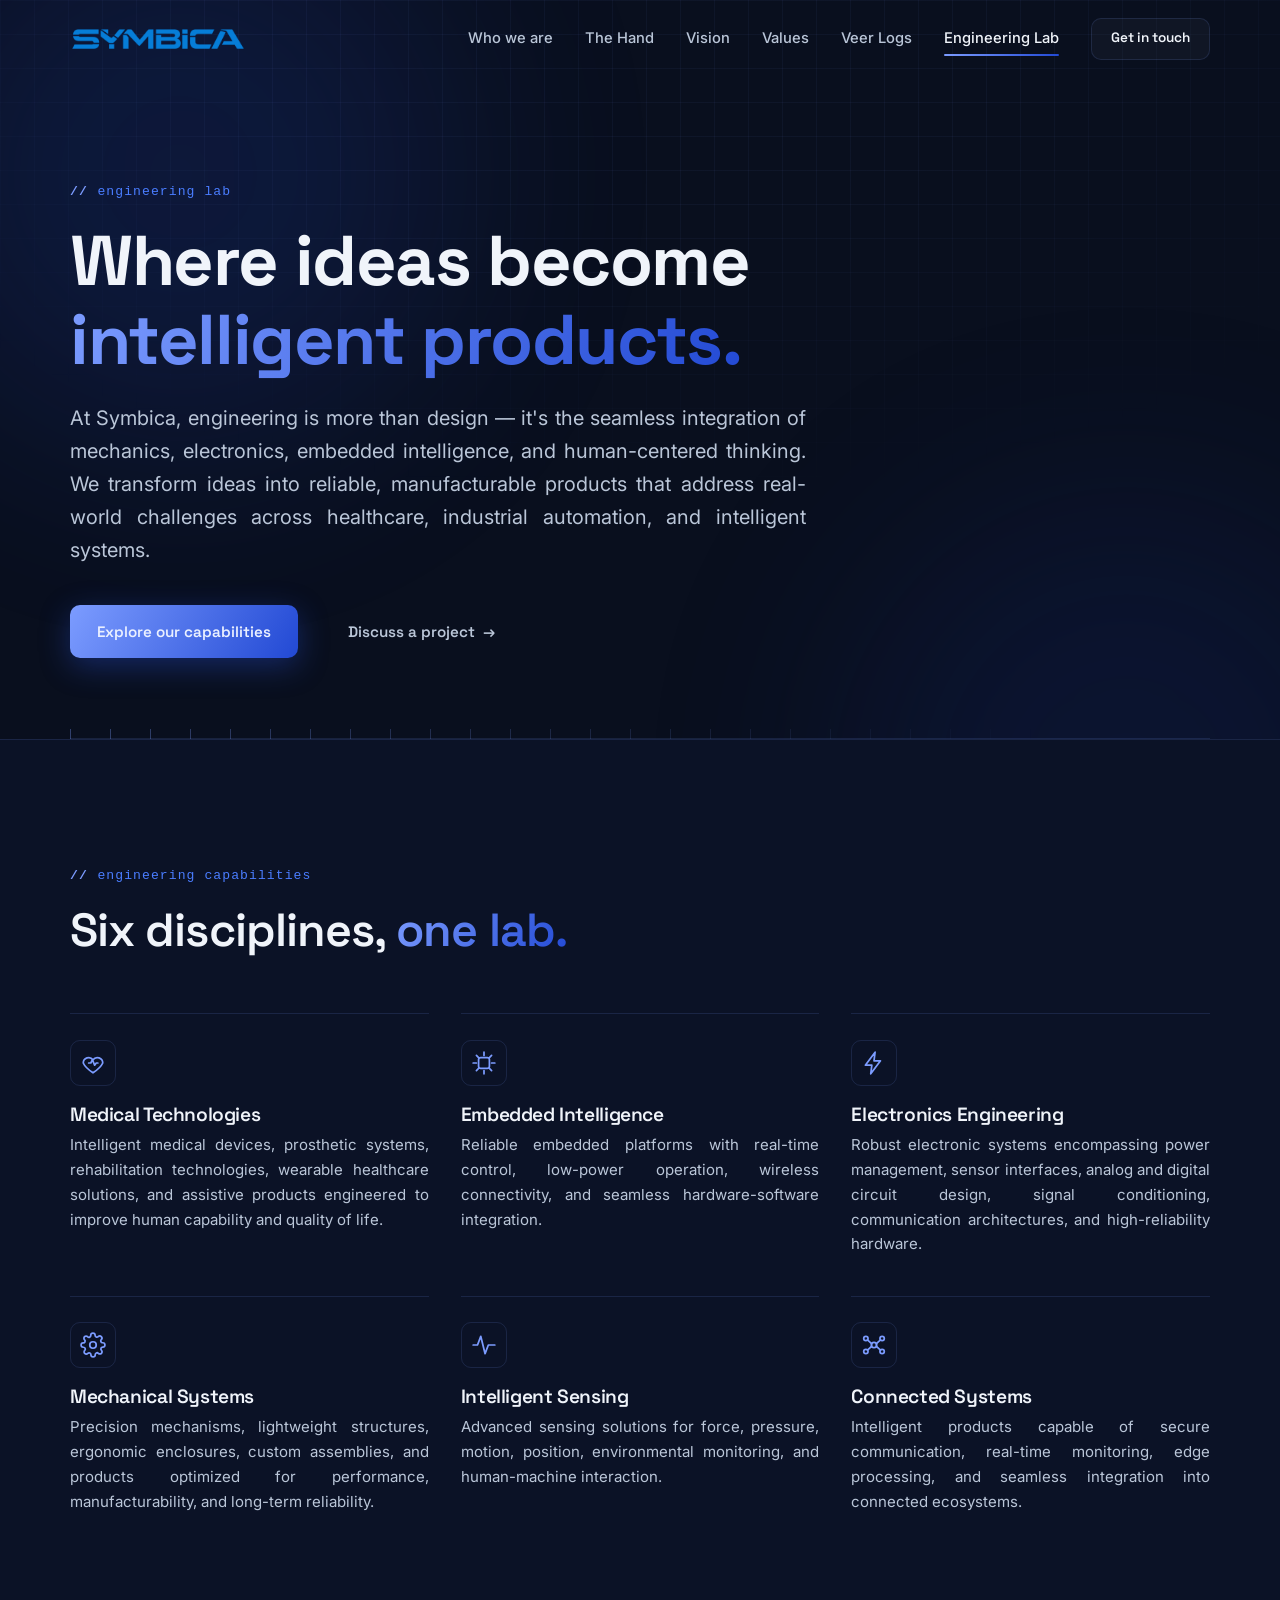
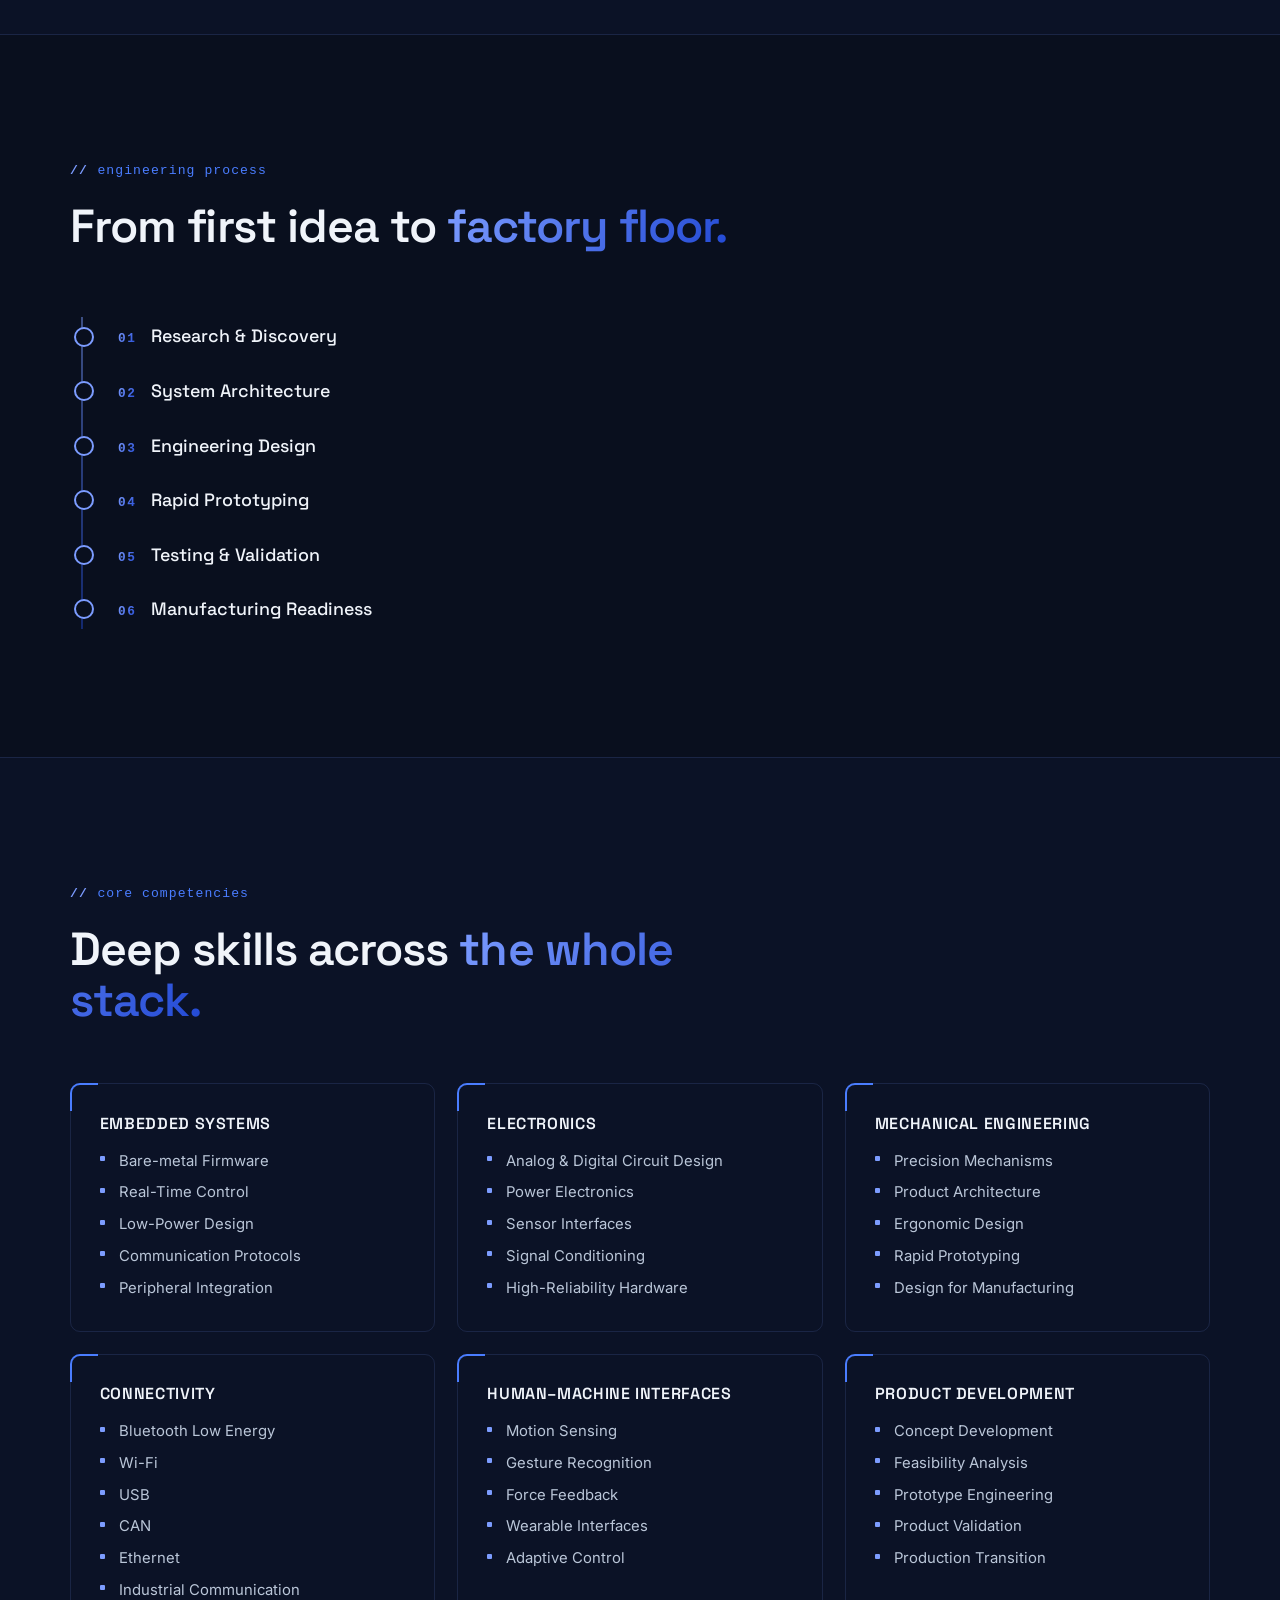
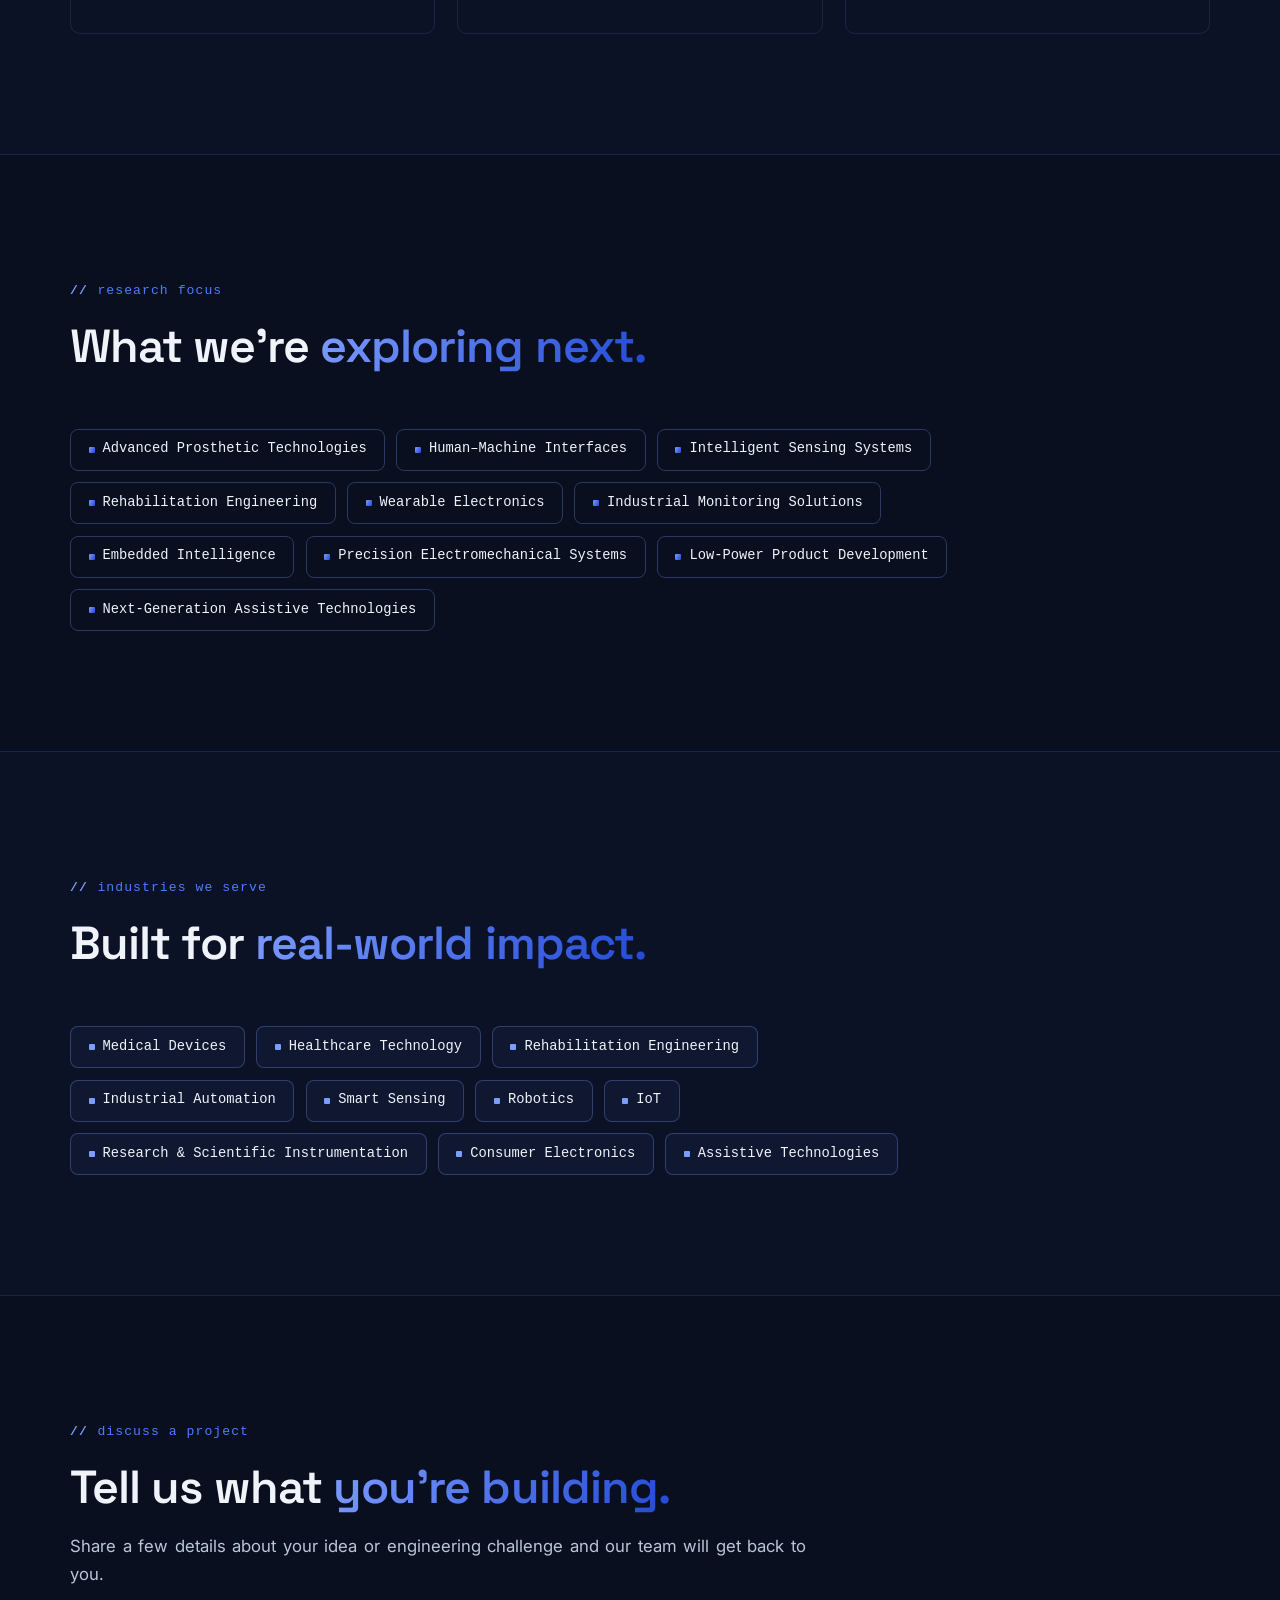
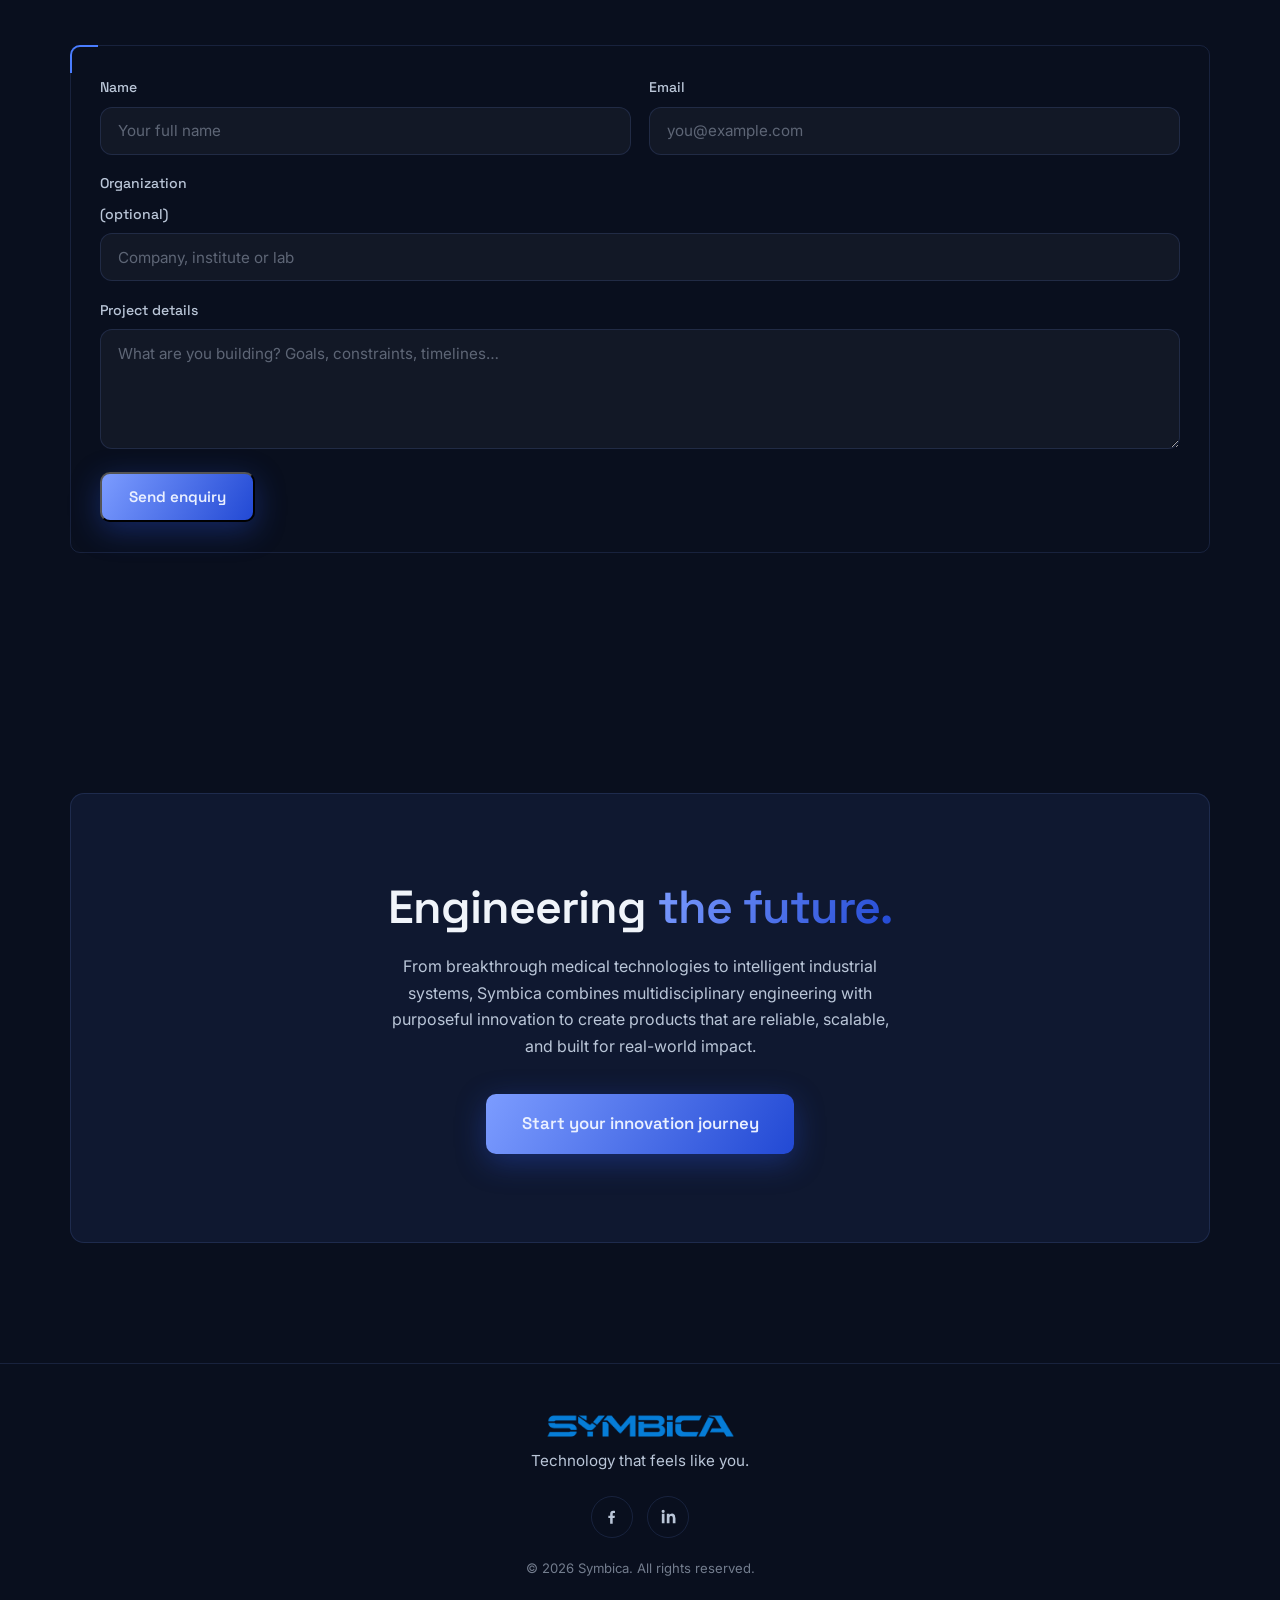
<file: engineering.html>
<!DOCTYPE html>
<html lang="en">
<head>
  <meta charset="UTF-8" />
  <meta name="viewport" content="width=device-width, initial-scale=1.0" />
  <title>Engineering Lab — Symbica</title>
  <meta name="description" content="Symbica's Engineering Lab — where mechanics, electronics, embedded intelligence and human-centered thinking become reliable, manufacturable products." />
  <link rel="preconnect" href="https://fonts.googleapis.com" />
  <link rel="preconnect" href="https://fonts.gstatic.com" crossorigin />
  <link href="https://fonts.googleapis.com/css2?family=Inter:wght@400;500;600&family=Space+Grotesk:wght@400;500;600;700&display=swap" rel="stylesheet" />
  <link rel="stylesheet" href="css/style.css" />
  <link rel="stylesheet" href="css/engineering.css" />
  <link rel="icon" type="image/png" href="img/favicon.png" />
</head>
<body class="eng-page">

  <!-- ambient background -->
  <div class="ambient" aria-hidden="true">
    <div class="blob blob-a"></div>
    <div class="blob blob-b"></div>
    <div class="grid-overlay"></div>
  </div>

  <!-- ================= NAV ================= -->
  <header class="nav" id="nav">
    <div class="nav-inner container">
      <a href="index.html" class="brand">
        <img class="brand-logo" src="img/logo.png" alt="Symbica" />
      </a>

      <nav class="nav-links" id="navLinks">
        <a href="index.html#about">Who we are</a>
        <a href="index.html#product">The Hand</a>
        <a href="index.html#vision">Vision</a>
        <a href="index.html#values">Values</a>
        <a href="index.html#veer-logs">Veer Logs</a>
        <a href="engineering.html" class="nav-active">Engineering Lab</a>
        <a href="index.html#send-message" class="btn btn-small btn-outline">Get in touch</a>
      </nav>

      <button class="nav-toggle" id="navToggle" aria-label="Toggle menu" aria-expanded="false">
        <span></span><span></span>
      </button>
    </div>
  </header>

  <main id="top">

    <!-- ================= PAGE HERO ================= -->
    <section class="page-hero container">
      <p class="eyebrow reveal-hero" style="--d:0">
        <span class="pulse-dot" aria-hidden="true"></span>
        Engineering Lab
      </p>
      <h1 class="reveal-hero" style="--d:1">
        Where ideas become<br /><span class="gradient-text">intelligent products.</span>
      </h1>
      <p class="lead reveal-hero" style="--d:2">
        At Symbica, engineering is more than design — it's the seamless integration
        of mechanics, electronics, embedded intelligence, and human-centered thinking.
        We transform ideas into reliable, manufacturable products that address
        real-world challenges across healthcare, industrial automation, and
        intelligent systems.
      </p>
      <div class="hero-actions reveal-hero" style="--d:3">
        <a href="#capabilities" class="btn btn-primary">Explore our capabilities</a>
        <a href="#discuss" class="btn btn-ghost">Discuss a project <span class="arrow">→</span></a>
      </div>
    </section>

    <!-- ================= CAPABILITIES ================= -->
    <section class="section section-alt" id="capabilities">
      <div class="container">
        <div class="section-head reveal">
          <p class="eyebrow"><span class="tick"></span>Engineering capabilities</p>
          <h2>Six disciplines, <span class="gradient-text">one lab.</span></h2>
        </div>

        <div class="feature-grid cap-grid">
          <article class="feature-card reveal" style="--d:0">
            <div class="feature-icon">
              <svg viewBox="0 0 24 24" fill="none" stroke="currentColor" stroke-width="1.6" stroke-linecap="round" stroke-linejoin="round">
                <path d="M12 21s-7-4.5-9-9a5 5 0 0 1 9-3 5 5 0 0 1 9 3c-2 4.5-9 9-9 9z"/><path d="M8 12h2l1.5-3 2 5L15 12h1.5"/>
              </svg>
            </div>
            <h3>Medical Technologies</h3>
            <p>Intelligent medical devices, prosthetic systems, rehabilitation technologies, wearable healthcare solutions, and assistive products engineered to improve human capability and quality of life.</p>
          </article>

          <article class="feature-card reveal" style="--d:1">
            <div class="feature-icon">
              <svg viewBox="0 0 24 24" fill="none" stroke="currentColor" stroke-width="1.6" stroke-linecap="round" stroke-linejoin="round">
                <rect x="7" y="7" width="10" height="10" rx="2"/><path d="M12 2v3M12 19v3M2 12h3M19 12h3M5 5l2 2M17 17l2 2M19 5l-2 2M7 17l-2 2"/>
              </svg>
            </div>
            <h3>Embedded Intelligence</h3>
            <p>Reliable embedded platforms with real-time control, low-power operation, wireless connectivity, and seamless hardware-software integration.</p>
          </article>

          <article class="feature-card reveal" style="--d:2">
            <div class="feature-icon">
              <svg viewBox="0 0 24 24" fill="none" stroke="currentColor" stroke-width="1.6" stroke-linecap="round" stroke-linejoin="round">
                <path d="M13 2 4 14h6l-1 8 9-12h-6l1-8z"/>
              </svg>
            </div>
            <h3>Electronics Engineering</h3>
            <p>Robust electronic systems encompassing power management, sensor interfaces, analog and digital circuit design, signal conditioning, communication architectures, and high-reliability hardware.</p>
          </article>

          <article class="feature-card reveal" style="--d:3">
            <div class="feature-icon">
              <svg viewBox="0 0 24 24" fill="none" stroke="currentColor" stroke-width="1.6" stroke-linecap="round" stroke-linejoin="round">
                <circle cx="12" cy="12" r="3"/><path d="M19.4 15a1.65 1.65 0 0 0 .33 1.82l.06.06a2 2 0 1 1-2.83 2.83l-.06-.06a1.65 1.65 0 0 0-1.82-.33 1.65 1.65 0 0 0-1 1.51V21a2 2 0 1 1-4 0v-.09a1.65 1.65 0 0 0-1-1.51 1.65 1.65 0 0 0-1.82.33l-.06.06a2 2 0 1 1-2.83-2.83l.06-.06a1.65 1.65 0 0 0 .33-1.82 1.65 1.65 0 0 0-1.51-1H3a2 2 0 1 1 0-4h.09a1.65 1.65 0 0 0 1.51-1 1.65 1.65 0 0 0-.33-1.82l-.06-.06a2 2 0 1 1 2.83-2.83l.06.06a1.65 1.65 0 0 0 1.82.33h.01a1.65 1.65 0 0 0 1-1.51V3a2 2 0 1 1 4 0v.09a1.65 1.65 0 0 0 1 1.51 1.65 1.65 0 0 0 1.82-.33l.06-.06a2 2 0 1 1 2.83 2.83l-.06.06a1.65 1.65 0 0 0-.33 1.82v.01a1.65 1.65 0 0 0 1.51 1H21a2 2 0 1 1 0 4h-.09a1.65 1.65 0 0 0-1.51 1z"/>
              </svg>
            </div>
            <h3>Mechanical Systems</h3>
            <p>Precision mechanisms, lightweight structures, ergonomic enclosures, custom assemblies, and products optimized for performance, manufacturability, and long-term reliability.</p>
          </article>

          <article class="feature-card reveal" style="--d:4">
            <div class="feature-icon">
              <svg viewBox="0 0 24 24" fill="none" stroke="currentColor" stroke-width="1.6" stroke-linecap="round" stroke-linejoin="round">
                <path d="M2 12h4l3-8 4 16 3-8h6"/>
              </svg>
            </div>
            <h3>Intelligent Sensing</h3>
            <p>Advanced sensing solutions for force, pressure, motion, position, environmental monitoring, and human-machine interaction.</p>
          </article>

          <article class="feature-card reveal" style="--d:5">
            <div class="feature-icon">
              <svg viewBox="0 0 24 24" fill="none" stroke="currentColor" stroke-width="1.6" stroke-linecap="round" stroke-linejoin="round">
                <circle cx="12" cy="12" r="2.5"/><circle cx="4.5" cy="6" r="2"/><circle cx="19.5" cy="6" r="2"/><circle cx="4.5" cy="18" r="2"/><circle cx="19.5" cy="18" r="2"/><path d="M10 11 6 7.2M14 11l4-3.8M10 13l-4 3.8M14 13l4 3.8"/>
              </svg>
            </div>
            <h3>Connected Systems</h3>
            <p>Intelligent products capable of secure communication, real-time monitoring, edge processing, and seamless integration into connected ecosystems.</p>
          </article>
        </div>
      </div>
    </section>

    <!-- ================= PROCESS ================= -->
    <section class="section container" id="process">
      <div class="section-head reveal">
        <p class="eyebrow"><span class="tick"></span>Engineering process</p>
        <h2>From first idea to <span class="gradient-text">factory floor.</span></h2>
      </div>
      <ol class="process-flow">
        <li class="reveal" style="--d:0"><span class="step-num">01</span>Research &amp; Discovery</li>
        <li class="reveal" style="--d:1"><span class="step-num">02</span>System Architecture</li>
        <li class="reveal" style="--d:2"><span class="step-num">03</span>Engineering Design</li>
        <li class="reveal" style="--d:3"><span class="step-num">04</span>Rapid Prototyping</li>
        <li class="reveal" style="--d:4"><span class="step-num">05</span>Testing &amp; Validation</li>
        <li class="reveal" style="--d:5"><span class="step-num">06</span>Manufacturing Readiness</li>
      </ol>
    </section>

    <!-- ================= COMPETENCIES ================= -->
    <section class="section section-alt" id="competencies">
      <div class="container">
        <div class="section-head reveal">
          <p class="eyebrow"><span class="tick"></span>Core competencies</p>
          <h2>Deep skills across <span class="gradient-text">the whole stack.</span></h2>
        </div>

        <div class="comp-grid">
          <div class="comp-card reveal" style="--d:0">
            <h3>Embedded Systems</h3>
            <ul>
              <li>Bare-metal Firmware</li>
              <li>Real-Time Control</li>
              <li>Low-Power Design</li>
              <li>Communication Protocols</li>
              <li>Peripheral Integration</li>
            </ul>
          </div>
          <div class="comp-card reveal" style="--d:1">
            <h3>Electronics</h3>
            <ul>
              <li>Analog &amp; Digital Circuit Design</li>
              <li>Power Electronics</li>
              <li>Sensor Interfaces</li>
              <li>Signal Conditioning</li>
              <li>High-Reliability Hardware</li>
            </ul>
          </div>
          <div class="comp-card reveal" style="--d:2">
            <h3>Mechanical Engineering</h3>
            <ul>
              <li>Precision Mechanisms</li>
              <li>Product Architecture</li>
              <li>Ergonomic Design</li>
              <li>Rapid Prototyping</li>
              <li>Design for Manufacturing</li>
            </ul>
          </div>
          <div class="comp-card reveal" style="--d:3">
            <h3>Connectivity</h3>
            <ul>
              <li>Bluetooth Low Energy</li>
              <li>Wi-Fi</li>
              <li>USB</li>
              <li>CAN</li>
              <li>Ethernet</li>
              <li>Industrial Communication</li>
            </ul>
          </div>
          <div class="comp-card reveal" style="--d:4">
            <h3>Human–Machine Interfaces</h3>
            <ul>
              <li>Motion Sensing</li>
              <li>Gesture Recognition</li>
              <li>Force Feedback</li>
              <li>Wearable Interfaces</li>
              <li>Adaptive Control</li>
            </ul>
          </div>
          <div class="comp-card reveal" style="--d:5">
            <h3>Product Development</h3>
            <ul>
              <li>Concept Development</li>
              <li>Feasibility Analysis</li>
              <li>Prototype Engineering</li>
              <li>Product Validation</li>
              <li>Production Transition</li>
            </ul>
          </div>
        </div>
      </div>
    </section>

    <!-- ================= RESEARCH FOCUS ================= -->
    <section class="section container" id="research">
      <div class="section-head reveal">
        <p class="eyebrow"><span class="tick"></span>Research focus</p>
        <h2>What we're <span class="gradient-text">exploring next.</span></h2>
      </div>
      <div class="chip-grid reveal">
        <span class="chip">Advanced Prosthetic Technologies</span>
        <span class="chip">Human–Machine Interfaces</span>
        <span class="chip">Intelligent Sensing Systems</span>
        <span class="chip">Rehabilitation Engineering</span>
        <span class="chip">Wearable Electronics</span>
        <span class="chip">Industrial Monitoring Solutions</span>
        <span class="chip">Embedded Intelligence</span>
        <span class="chip">Precision Electromechanical Systems</span>
        <span class="chip">Low-Power Product Development</span>
        <span class="chip">Next-Generation Assistive Technologies</span>
      </div>
    </section>

    <!-- ================= INDUSTRIES ================= -->
    <section class="section section-alt" id="industries">
      <div class="container">
        <div class="section-head reveal">
          <p class="eyebrow"><span class="tick"></span>Industries we serve</p>
          <h2>Built for <span class="gradient-text">real-world impact.</span></h2>
        </div>
        <div class="chip-grid reveal">
          <span class="chip chip-solid">Medical Devices</span>
          <span class="chip chip-solid">Healthcare Technology</span>
          <span class="chip chip-solid">Rehabilitation Engineering</span>
          <span class="chip chip-solid">Industrial Automation</span>
          <span class="chip chip-solid">Smart Sensing</span>
          <span class="chip chip-solid">Robotics</span>
          <span class="chip chip-solid">IoT</span>
          <span class="chip chip-solid">Research &amp; Scientific Instrumentation</span>
          <span class="chip chip-solid">Consumer Electronics</span>
          <span class="chip chip-solid">Assistive Technologies</span>
        </div>
      </div>
    </section>

    <!-- ================= DISCUSS A PROJECT ================= -->
    <section class="section container" id="discuss">
      <div class="section-head reveal">
        <p class="eyebrow"><span class="tick"></span>Discuss a project</p>
        <h2>Tell us what <span class="gradient-text">you're building.</span></h2>
        <p class="section-sub">
          Share a few details about your idea or engineering challenge and our team
          will get back to you.
        </p>
      </div>
      <form
        class="comp-card site-form reveal"
        name="discuss-a-project"
        method="POST"
        data-netlify="true"
        netlify-honeypot="bot-field"
      >
        <input type="hidden" name="form-name" value="discuss-a-project" />
        <p class="hp-field">
          <label>Don't fill this out if you're human: <input name="bot-field" /></label>
        </p>
        <div class="form-grid">
          <label>
            Name
            <input type="text" name="name" required placeholder="Your full name" />
          </label>
          <label>
            Email
            <input type="email" name="email" required placeholder="you@example.com" />
          </label>
          <label class="full">
            Organization <span aria-hidden="true">(optional)</span>
            <input type="text" name="organization" placeholder="Company, institute or lab" />
          </label>
          <label class="full">
            Project details
            <textarea name="project-details" required placeholder="What are you building? Goals, constraints, timelines…"></textarea>
          </label>
        </div>
        <button type="submit" class="btn btn-primary">Send enquiry</button>
      </form>
    </section>

    <!-- ================= CLOSING CTA ================= -->
    <section class="section container">
      <div class="cta-card reveal">
        <div class="cta-glow" aria-hidden="true"></div>
        <h2>Engineering <span class="gradient-text">the future.</span></h2>
        <p>
          From breakthrough medical technologies to intelligent industrial systems,
          Symbica combines multidisciplinary engineering with purposeful innovation
          to create products that are reliable, scalable, and built for real-world impact.
        </p>
        <a class="btn btn-primary btn-large" href="#discuss">Start your innovation journey</a>
      </div>
    </section>
  </main>

  <!-- ================= FOOTER ================= -->
  <footer class="footer">
    <div class="container footer-inner">
      <a href="index.html" class="footer-brand">
        <img src="img/logo.png" alt="Symbica logo" loading="lazy" />
      </a>
      <p class="footer-tag">Technology that feels like you.</p>
      <div class="socials">
        <a href="https://www.facebook.com/Symbica/" target="_blank" rel="noopener" aria-label="Symbica on Facebook">
          <svg viewBox="0 0 24 24" fill="currentColor">
            <path d="M13.5 21v-7h2.4l.4-3h-2.8V9.1c0-.87.24-1.46 1.49-1.46h1.4V5c-.28-.04-1.2-.12-2.28-.12-2.26 0-3.8 1.38-3.8 3.9V11H8v3h2.29v7h3.21z"/>
          </svg>
        </a>
        <a href="https://www.linkedin.com/company/symbica-private-limited" target="_blank" rel="noopener" aria-label="Symbica on LinkedIn">
          <svg viewBox="0 0 24 24" fill="currentColor">
            <path d="M6.94 8.5H3.56V20.4h3.38V8.5zM5.25 3.5a2 2 0 1 0 0 4 2 2 0 0 0 0-4zM20.5 13.13c0-3.26-1.74-4.78-4.06-4.78-1.87 0-2.71 1.03-3.18 1.75V8.5H9.88c.04.95 0 11.9 0 11.9h3.38v-6.65c0-.35.03-.7.13-.96.29-.7.94-1.43 2.03-1.43 1.43 0 2 1.1 2 2.7v6.34h3.38v-6.72z"/>
          </svg>
        </a>
      </div>
      <p class="footer-copy">© 2026 Symbica. All rights reserved.</p>
    </div>
  </footer>

  <script src="js/main.js"></script>
</body>
</html>
</file>
<file: css/style.css>
/* ============================================================
   Symbica — static portfolio
   ============================================================ */

:root {
  --bg: #131c2b;
  --bg-alt: #172134;
  --surface: #1d2a40;
  --surface-2: #24334e;
  --border: rgba(255, 255, 255, 0.1);
  --text: #f0f4fa;
  --text-dim: #bac6d8;
  --accent: #2f9df0;
  --accent-2: #5ed2ff;
  --gradient: linear-gradient(120deg, #5ed2ff, #1272dd);
  --radius: 20px;
  --font-head: "Space Grotesk", sans-serif;
  --font-body: "Inter", sans-serif;
  --ease: cubic-bezier(0.22, 1, 0.36, 1);
}

* { margin: 0; padding: 0; box-sizing: border-box; }

html {
  scroll-behavior: smooth;
  overflow-x: hidden;
}

body {
  font-family: var(--font-body);
  background: var(--bg);
  color: var(--text);
  line-height: 1.65;
  overflow-x: hidden;
  -webkit-font-smoothing: antialiased;
}

img, svg { display: block; max-width: 100%; }
a { color: inherit; text-decoration: none; }

.container {
  width: min(1140px, 92%);
  margin-inline: auto;
}

h1, h2, h3 { font-family: var(--font-head); line-height: 1.12; letter-spacing: -0.02em; }
h1 { font-size: clamp(2.6rem, 6vw, 4.4rem); font-weight: 700; }
h2 { font-size: clamp(1.9rem, 4vw, 2.9rem); font-weight: 600; }
h3 { font-size: 1.2rem; font-weight: 600; }

.gradient-text {
  background: var(--gradient);
  -webkit-background-clip: text;
  background-clip: text;
  color: transparent;
}

/* ---------- ambient background ---------- */
.ambient { position: fixed; inset: 0; z-index: -1; pointer-events: none; }

.blob {
  position: absolute;
  width: 44vw; height: 44vw;
  min-width: 380px; min-height: 380px;
  border-radius: 50%;
  filter: blur(110px);
  opacity: 0.16;
  animation: drift 22s ease-in-out infinite alternate;
}
.blob-a { top: -12%; left: -8%; background: #2f9df0; }
.blob-b { bottom: -18%; right: -10%; background: #1272dd; animation-delay: -11s; }

@keyframes drift {
  from { transform: translate(0, 0) scale(1); }
  to   { transform: translate(6vw, 4vh) scale(1.15); }
}

.grid-overlay {
  position: absolute; inset: 0;
  background-image:
    linear-gradient(rgba(255,255,255,0.025) 1px, transparent 1px),
    linear-gradient(90deg, rgba(255,255,255,0.025) 1px, transparent 1px);
  background-size: 56px 56px;
  mask-image: radial-gradient(ellipse 90% 60% at 50% 0%, black 30%, transparent 75%);
}

/* ---------- buttons ---------- */
.btn {
  display: inline-flex; align-items: center; gap: 0.5rem;
  font-family: var(--font-head);
  font-weight: 600; font-size: 0.95rem;
  padding: 0.85rem 1.7rem;
  border-radius: 999px;
  transition: transform 0.3s var(--ease), box-shadow 0.3s var(--ease), background 0.3s;
  cursor: pointer;
}
.btn-primary {
  background: var(--gradient);
  color: #04101e;
  box-shadow: 0 8px 30px rgba(47, 157, 240, 0.28);
}
.btn-primary:hover { transform: translateY(-3px); box-shadow: 0 14px 42px rgba(47, 157, 240, 0.4); }
.btn-ghost { color: var(--text-dim); }
.btn-ghost:hover { color: var(--text); }
.btn-ghost .arrow { transition: transform 0.3s var(--ease); display: inline-block; }
.btn-ghost:hover .arrow { transform: translateX(5px); }
.btn-outline {
  border: 1px solid var(--border);
  background: rgba(255,255,255,0.03);
}
.btn-outline:hover { border-color: var(--accent); color: var(--accent); }
.btn-small { padding: 0.55rem 1.2rem; font-size: 0.85rem; }
.btn-large { padding: 1rem 2.2rem; font-size: 1.05rem; }

/* ---------- nav ---------- */
.nav {
  position: fixed; top: 0; left: 0; right: 0;
  z-index: 100;
  padding: 1.1rem 0;
  transition: padding 0.35s var(--ease), background 0.35s, box-shadow 0.35s;
}
.nav.scrolled {
  padding: 0.6rem 0;
  background: rgba(19, 28, 43, 0.75);
  backdrop-filter: blur(16px);
  -webkit-backdrop-filter: blur(16px);
  box-shadow: 0 1px 0 var(--border);
}
.nav-inner { display: flex; align-items: center; justify-content: space-between; }

.brand { display: flex; align-items: center; }
.brand-logo {
  height: 26px; width: auto;
  transition: height 0.35s var(--ease);
}
.nav.scrolled .brand-logo { height: 21px; }
@keyframes spin-slow { to { transform: rotate(360deg); } }
.brand-name {
  font-family: var(--font-head);
  font-size: 1.35rem; font-weight: 700; letter-spacing: -0.02em;
}

.nav-links { display: flex; align-items: center; gap: 2rem; }
.nav-links a:not(.btn) {
  font-size: 0.92rem; font-weight: 500; color: var(--text-dim);
  position: relative; transition: color 0.25s;
}
.nav-links a:not(.btn)::after {
  content: ""; position: absolute; left: 0; bottom: -5px;
  width: 100%; height: 2px; border-radius: 2px;
  background: var(--gradient);
  transform: scaleX(0); transform-origin: left;
  transition: transform 0.35s var(--ease);
}
.nav-links a:not(.btn):hover { color: var(--text); }
.nav-links a:not(.btn):hover::after { transform: scaleX(1); }

.nav-toggle {
  display: none;
  flex-direction: column; gap: 6px;
  background: none; border: none; cursor: pointer; padding: 6px;
}
.nav-toggle span {
  width: 26px; height: 2px; background: var(--text);
  border-radius: 2px; transition: transform 0.35s var(--ease), opacity 0.3s;
}
.nav-toggle.open span:first-child { transform: translateY(4px) rotate(45deg); }
.nav-toggle.open span:last-child { transform: translateY(-4px) rotate(-45deg); }

/* ---------- hero ---------- */
.hero {
  min-height: 100svh;
  display: grid;
  grid-template-columns: 1.1fr 0.9fr;
  align-items: center;
  gap: 3rem;
  padding-top: 6rem;
  position: relative;
}

.eyebrow {
  display: inline-flex; align-items: center; gap: 0.6rem;
  font-family: var(--font-head);
  font-size: 0.82rem; font-weight: 500;
  letter-spacing: 0.14em; text-transform: uppercase;
  color: var(--accent);
  margin-bottom: 1.2rem;
}
.pulse-dot {
  width: 9px; height: 9px; border-radius: 50%;
  background: var(--accent);
  animation: pulse-dot 2s ease-in-out infinite;
}
@keyframes pulse-dot {
  0%, 100% { box-shadow: 0 0 0 0 rgba(47, 157, 240, 0.5); }
  50% { box-shadow: 0 0 0 8px rgba(47, 157, 240, 0); }
}
.tick { width: 22px; height: 2px; background: var(--gradient); border-radius: 2px; }

.lead {
  font-size: clamp(1.05rem, 1.6vw, 1.25rem);
  color: var(--text-dim);
  max-width: 34rem;
  margin-top: 1.4rem;
}
.hero-actions { display: flex; align-items: center; gap: 1.4rem; margin-top: 2.4rem; flex-wrap: wrap; }

/* hero entrance */
.reveal-hero {
  opacity: 0;
  transform: translateY(28px);
  animation: rise 0.9s var(--ease) forwards;
  animation-delay: calc(0.15s + var(--d, 0) * 0.13s);
}
@keyframes rise {
  to { opacity: 1; transform: translateY(0); }
}

/* hero visual */
.hero-visual {
  position: relative;
  display: grid; place-items: center;
  min-height: 420px;
}
/* ----- bionic hand scene (CSS-built, articulated) ----- */
.hand-scene {
  position: relative; z-index: 2;
  width: 260px; height: 430px;
  perspective: 900px;
}
.spotlight {
  position: absolute; top: -60px; left: 50%;
  translate: -50% 0;
  width: 540px; height: 500px;
  background: linear-gradient(to bottom, rgba(140, 200, 255, 0.2), rgba(140, 200, 255, 0.04) 55%, transparent 80%);
  clip-path: polygon(39% 0, 61% 0, 100% 100%, 0 100%);
  filter: blur(5px);
  pointer-events: none;
}
.floor-glow {
  position: absolute; bottom: -16px; left: 50%;
  translate: -50% 0;
  width: 330px; height: 74px;
  background: radial-gradient(ellipse at center, rgba(90, 175, 255, 0.45), rgba(90, 175, 255, 0.1) 55%, transparent 72%);
  filter: blur(7px);
}

.bionic-hand {
  position: absolute; bottom: 34px; left: 50%;
  translate: -50% 0;
  height: 356px;
  z-index: 2;
  transform-origin: center;
  filter: drop-shadow(0 0 34px rgba(47, 157, 240, 0.3));
  animation:
    hand-glow 6s ease-in-out infinite,
    hand-zoom 12s ease-in-out infinite;
  /* faded floor reflection (Chromium/WebKit) */
  -webkit-box-reflect: below 5px linear-gradient(transparent 62%, rgba(0, 0, 0, 0.3));
}
/* product nameplate at the base of the hand */
.hand-nameplate {
  position: absolute; bottom: -16px; left: 50%;
  translate: -50% 0;
  width: max-content;
  z-index: 3;
  text-align: center;
}
.np-name {
  font-family: var(--font-head);
  font-size: 1.9rem; font-weight: 700;
  letter-spacing: 0.04em;
  color: #ffffff;
  text-shadow:
    0 2px 14px rgba(4, 10, 20, 0.9),
    0 0 26px rgba(47, 157, 240, 0.45);
}
/* gentle zoom breathing */
@keyframes hand-zoom {
  0%, 100% { transform: scale(1); }
  50%      { transform: scale(1.08); }
}
@keyframes hand-glow {
  0%, 100% { filter: drop-shadow(0 0 30px rgba(47, 157, 240, 0.25)); }
  50%      { filter: drop-shadow(0 0 55px rgba(94, 210, 255, 0.5)); }
}

.orbit {
  position: absolute;
  border: 1px dashed rgba(255,255,255,0.1);
  border-radius: 50%;
}
.orbit-1 { width: 420px; height: 420px; animation: spin-slow 40s linear infinite; }
.orbit-2 { width: 540px; height: 540px; animation: spin-slow 60s linear infinite reverse; }
.orbit::before {
  content: ""; position: absolute; top: -4px; left: 50%;
  width: 8px; height: 8px; border-radius: 50%;
  background: var(--accent);
  box-shadow: 0 0 12px var(--accent);
}
.orbit-2::before { background: var(--accent-2); box-shadow: 0 0 12px var(--accent-2); }
/* extra revolving dot on the inner ring, opposite side */
.orbit-1::after {
  content: ""; position: absolute; bottom: -4px; left: 50%;
  width: 8px; height: 8px; border-radius: 50%;
  background: var(--accent-2);
  box-shadow: 0 0 12px var(--accent-2);
}

.pulse-ring {
  position: absolute;
  width: 300px; height: 300px;
  border: 1px solid rgba(47, 157, 240, 0.35);
  border-radius: 50%;
  animation: hero-pulse 4s ease-out infinite;
}
.r2 { animation-delay: 1.33s; }
.r3 { animation-delay: 2.66s; }
@keyframes hero-pulse {
  from { transform: scale(0.6); opacity: 0.6; }
  to   { transform: scale(1.8); opacity: 0; }
}

.scroll-hint {
  position: absolute; bottom: 2.2rem; left: 50%;
  /* use `translate` (not transform) so the entrance animation doesn't override centering */
  translate: -50% 0;
}
.mouse {
  display: block; width: 26px; height: 42px;
  border: 2px solid var(--text-dim);
  border-radius: 14px;
  position: relative; opacity: 0.7;
}
.wheel {
  position: absolute; top: 7px; left: 50%;
  width: 4px; height: 8px; margin-left: -2px;
  border-radius: 2px; background: var(--accent);
  animation: wheel 1.8s ease-in-out infinite;
}
@keyframes wheel {
  0% { transform: translateY(0); opacity: 1; }
  70% { transform: translateY(12px); opacity: 0; }
  100% { transform: translateY(0); opacity: 0; }
}

/* ---------- sections ---------- */
.section { padding: 7.5rem 0; position: relative; }
.section-alt {
  background: var(--bg-alt);
  border-block: 1px solid var(--border);
}
.section-head { max-width: 46rem; margin-bottom: 3.5rem; }
.section-sub { color: var(--text-dim); margin-top: 1.2rem; font-size: 1.05rem; }

/* scroll reveal */
.reveal {
  opacity: 0;
  transform: translateY(36px);
  transition:
    opacity 0.9s var(--ease),
    transform 0.9s var(--ease);
  transition-delay: calc(var(--d, 0) * 0.12s);
}
.reveal.in-view { opacity: 1; transform: translateY(0); }

/* ---------- about ---------- */
.about-grid {
  display: grid;
  grid-template-columns: 1.05fr 0.95fr;
  gap: 3.5rem;
  align-items: center;
}
.big-p {
  font-size: clamp(1.15rem, 2vw, 1.45rem);
  font-family: var(--font-head);
  font-weight: 400;
  line-height: 1.5;
}
.big-p strong { color: var(--accent); font-weight: 600; }
.about-text p { text-align: justify; }
.about-text p + p { margin-top: 1.4rem; color: var(--text-dim); }

/* justified body copy wherever paragraphs run multiple lines */
.section-sub,
.feature-card p,
.value-card p,
.comp-card p {
  text-align: justify;
}
@media (min-width: 901px) {
  .lead { text-align: justify; }
}
.about-text .section-head { margin-bottom: 1.8rem; }

.about-photo {
  border-radius: var(--radius);
  overflow: hidden;
  border: 1px solid var(--border);
  align-self: center;
  transition: transform 0.45s var(--ease), border-color 0.45s, opacity 0.9s var(--ease);
}
.about-photo:hover { transform: translateY(-6px); border-color: rgba(47, 157, 240, 0.4); }
.about-photo img {
  width: 100%;
  aspect-ratio: 4 / 3;
  height: auto;
  object-fit: cover;
  transition: transform 0.6s var(--ease);
}
.about-photo:hover img { transform: scale(1.04); }

/* ---------- features ---------- */
/* 5 cards: 3 on the first row, 2 wider ones on the second */
.feature-grid {
  display: grid;
  grid-template-columns: repeat(6, 1fr);
  gap: 1.4rem;
}
.feature-card { grid-column: span 2; }
.feature-card:nth-child(4),
.feature-card:nth-child(5) { grid-column: span 3; }

@media (max-width: 900px) {
  .feature-grid { grid-template-columns: 1fr 1fr; }
  .feature-card,
  .feature-card:nth-child(4),
  .feature-card:nth-child(5) { grid-column: span 1; }
  .feature-card:nth-child(5) { grid-column: span 2; }
}
@media (max-width: 560px) {
  .feature-grid { grid-template-columns: 1fr; }
  .feature-card,
  .feature-card:nth-child(5) { grid-column: span 1; }
}
.feature-card {
  padding: 2.1rem 1.9rem;
  background: var(--surface);
  border: 1px solid var(--border);
  border-radius: var(--radius);
  position: relative;
  overflow: hidden;
  transition: transform 0.45s var(--ease), border-color 0.45s, opacity 0.9s var(--ease);
}
.feature-card::before {
  content: "";
  position: absolute; inset: 0;
  background: radial-gradient(420px circle at var(--mx, 50%) var(--my, 0%), rgba(47, 157, 240, 0.09), transparent 65%);
  opacity: 0;
  transition: opacity 0.4s;
}
.feature-card:hover::before { opacity: 1; }
.feature-card:hover { transform: translateY(-8px); border-color: rgba(47, 157, 240, 0.35); }
.feature-icon {
  width: 52px; height: 52px;
  display: grid; place-items: center;
  border-radius: 14px;
  background: rgba(47, 157, 240, 0.1);
  color: var(--accent);
  margin-bottom: 1.3rem;
}
.feature-icon svg { width: 26px; height: 26px; }
.feature-card p { color: var(--text-dim); font-size: 0.94rem; margin-top: 0.5rem; }

/* ---------- video ---------- */
.video-wrap {
  position: relative;
  aspect-ratio: 16 / 9;
  border-radius: var(--radius);
  overflow: hidden;
  border: 1px solid var(--border);
  box-shadow:
    0 24px 60px rgba(4, 12, 24, 0.5),
    0 0 50px rgba(47, 157, 240, 0.12);
  transition: border-color 0.45s, opacity 0.9s var(--ease);
}
.video-wrap:hover { border-color: rgba(47, 157, 240, 0.4); }
.video-wrap iframe {
  position: absolute; inset: 0;
  width: 100%; height: 100%;
  border: 0;
}

/* ---------- vision ---------- */
.vision { text-align: center; padding: 0.25rem 0; }
.vision .eyebrow { justify-content: center; width: 100%; }
.vision-quote {
  font-family: var(--font-head);
  font-size: clamp(1.5rem, 3.4vw, 2.5rem);
  font-weight: 500;
  line-height: 1.35;
  max-width: 52rem;
  margin: 0 auto;
}
.vision-sub { margin-top: 2rem; color: var(--text-dim); font-size: 1rem; }

/* ---------- values ---------- */
.values-grid {
  display: grid;
  grid-template-columns: repeat(auto-fit, minmax(260px, 1fr));
  gap: 1.4rem;
}
.value-card {
  padding: 2.4rem 2rem;
  border: 1px solid var(--border);
  border-radius: var(--radius);
  background: linear-gradient(160deg, var(--surface), transparent);
  transition: transform 0.45s var(--ease), border-color 0.45s, opacity 0.9s var(--ease);
}
.value-card:hover { transform: translateY(-8px); border-color: rgba(94, 210, 255, 0.4); }
.value-num {
  font-family: var(--font-head);
  font-size: 0.85rem; font-weight: 600;
  letter-spacing: 0.15em;
  background: var(--gradient);
  -webkit-background-clip: text; background-clip: text; color: transparent;
}
.value-card h3 { margin-top: 0.9rem; font-size: 1.4rem; }
.value-card p { margin-top: 0.8rem; color: var(--text-dim); font-size: 0.95rem; }

/* ---------- veer logs (testimonials) ---------- */
.testimonial-grid {
  display: grid;
  grid-template-columns: repeat(auto-fit, minmax(320px, 1fr));
  gap: 1.6rem;
}
.testimonial-card {
  position: relative;
  display: flex; flex-direction: column;
  gap: 1.6rem;
  padding: 2.4rem 2.2rem 2.1rem;
  background: var(--surface);
  border: 1px solid var(--border);
  border-radius: var(--radius);
  overflow: hidden;
  transition: transform 0.45s var(--ease), border-color 0.45s, opacity 0.9s var(--ease);
}
.testimonial-card:hover { transform: translateY(-8px); border-color: rgba(94, 210, 255, 0.4); }
.quote-mark {
  position: absolute; top: 0.4rem; right: 1.4rem;
  font-family: var(--font-head);
  font-size: 7rem; line-height: 1;
  background: var(--gradient);
  -webkit-background-clip: text; background-clip: text; color: transparent;
  opacity: 0.22;
  pointer-events: none;
}
.testimonial-card blockquote {
  font-family: var(--font-head);
  font-size: clamp(1.25rem, 2vw, 1.55rem);
  font-weight: 500;
  line-height: 1.4;
  border: none;
  flex: 1;
}
.testimonial-card figcaption {
  display: flex; align-items: center; gap: 1rem;
  padding-top: 1.4rem;
  border-top: 1px solid var(--border);
}
.testimonial-card img {
  width: 58px; height: 58px;
  border-radius: 50%;
  object-fit: cover;
  border: 2px solid transparent;
  background: var(--gradient) border-box;
}
.t-name { display: block; font-family: var(--font-head); font-weight: 600; }
.t-place { display: block; color: var(--text-dim); font-size: 0.88rem; }

/* ---------- gallery ---------- */
.gallery-grid {
  display: grid;
  grid-template-columns: repeat(3, 1fr);
  grid-auto-rows: 230px;
  gap: 1.2rem;
}
.gallery-item {
  position: relative;
  border-radius: var(--radius);
  overflow: hidden;
  border: 1px solid var(--border);
  transition: transform 0.45s var(--ease), border-color 0.45s, opacity 0.9s var(--ease);
}
.g-tall { grid-row: span 2; }
.g-wide { grid-column: span 2; }
.g-full { grid-column: 1 / -1; }
.gallery-item:hover { transform: translateY(-6px); border-color: rgba(47, 157, 240, 0.4); }
.gallery-item img {
  width: 100%; height: 100%;
  object-fit: cover;
  transition: transform 0.6s var(--ease);
}
.gallery-item:hover img { transform: scale(1.05); }
.gallery-item figcaption {
  position: absolute; left: 0; right: 0; bottom: 0;
  padding: 2.2rem 1.2rem 1rem;
  font-family: var(--font-head);
  font-size: 0.92rem; font-weight: 500;
  background: linear-gradient(to top, rgba(6, 10, 18, 0.85), transparent);
}

@media (max-width: 900px) {
  .gallery-grid { grid-template-columns: 1fr 1fr; grid-auto-rows: 200px; }
  .g-wide { grid-column: span 2; }
  .g-tall { grid-row: span 2; }
}
@media (max-width: 560px) {
  .gallery-grid { grid-template-columns: 1fr; grid-auto-rows: 240px; }
  .g-wide { grid-column: span 1; }
  .g-tall { grid-row: span 1; }
}

/* ---------- supported by ---------- */
.sponsor-grid {
  display: grid;
  grid-template-columns: repeat(5, 1fr);
  gap: 1.2rem;
}
@media (max-width: 900px) { .sponsor-grid { grid-template-columns: 1fr 1fr; } }
@media (max-width: 480px) { .sponsor-grid { grid-template-columns: 1fr; } }
.sponsor-card {
  display: flex; flex-direction: column; align-items: center; gap: 1.1rem;
  padding: 2rem 1.5rem;
  background: var(--surface);
  border: 1px solid var(--border);
  border-radius: var(--radius);
  text-align: center;
  transition: transform 0.45s var(--ease), border-color 0.45s, opacity 0.9s var(--ease);
}
.sponsor-card:hover { transform: translateY(-8px); border-color: rgba(47, 157, 240, 0.35); }
.sponsor-logo {
  width: 110px; height: 110px;
  display: grid; place-items: center;
  background: #fff;
  border-radius: 50%;
  overflow: hidden;
  filter: grayscale(0.6);
  transition: filter 0.4s, transform 0.45s var(--ease);
}
.sponsor-card:hover .sponsor-logo { filter: grayscale(0); transform: scale(1.06); }
.sponsor-logo img { width: 88%; height: 88%; object-fit: contain; }
/* logos with their own background color fill the whole circle */
.sponsor-logo-cover img { width: 100%; height: 100%; object-fit: cover; }
.sponsor-card figcaption {
  font-family: var(--font-head);
  font-size: 0.95rem; font-weight: 500;
  color: var(--text-dim);
}

/* ---------- CTA ---------- */
.cta-card {
  position: relative;
  text-align: center;
  padding: clamp(3rem, 7vw, 5.5rem) 2rem;
  border-radius: 28px;
  border: 1px solid var(--border);
  background: var(--surface);
  overflow: hidden;
}
.cta-glow {
  position: absolute; inset: -40%;
  background:
    radial-gradient(circle at 30% 20%, rgba(47, 157, 240, 0.14), transparent 45%),
    radial-gradient(circle at 75% 85%, rgba(94, 210, 255, 0.14), transparent 45%);
  animation: drift 16s ease-in-out infinite alternate;
}
.cta-card > * { position: relative; }
.cta-card p { color: var(--text-dim); max-width: 32rem; margin: 1.2rem auto 2.2rem; }

/* ---------- contact ---------- */
.contact-grid {
  display: grid;
  grid-template-columns: repeat(2, 1fr);
  gap: 1.4rem;
  margin-top: 1.4rem;
}
.contact-card {
  padding: 1.9rem;
  background: var(--surface);
  border: 1px solid var(--border);
  border-radius: var(--radius);
  transition: transform 0.45s var(--ease), border-color 0.45s, opacity 0.9s var(--ease);
}
.contact-card:hover { transform: translateY(-6px); border-color: rgba(47, 157, 240, 0.35); }
.contact-card-wide { grid-column: 1 / -1; }
.contact-icon {
  width: 46px; height: 46px;
  display: grid; place-items: center;
  border-radius: 12px;
  background: rgba(47, 157, 240, 0.1);
  color: var(--accent);
  margin-bottom: 1rem;
}
.contact-icon svg { width: 22px; height: 22px; }
.contact-card a {
  color: var(--text-dim);
  transition: color 0.25s;
  display: inline-block; margin-top: 0.4rem;
}
.contact-card a:hover { color: var(--accent); }
.contact-card p { color: var(--text-dim); font-size: 0.94rem; margin-top: 0.5rem; }

/* ---------- forms (Netlify) ---------- */
.site-form h3 { margin-bottom: 1.4rem; }
.form-grid {
  display: grid;
  grid-template-columns: 1fr 1fr;
  gap: 1.1rem;
}
.form-grid label {
  display: grid;
  gap: 0.45rem;
  font-family: var(--font-head);
  font-size: 0.88rem;
  font-weight: 500;
  color: var(--text-dim);
}
.form-grid .full { grid-column: 1 / -1; }
.form-grid input,
.form-grid textarea {
  width: 100%;
  padding: 0.85rem 1.05rem;
  border-radius: 12px;
  border: 1px solid var(--border);
  background: rgba(255, 255, 255, 0.04);
  color: var(--text);
  font-family: var(--font-body);
  font-size: 0.95rem;
  transition: border-color 0.25s, box-shadow 0.25s;
}
.form-grid textarea { resize: vertical; min-height: 120px; }
.form-grid input::placeholder,
.form-grid textarea::placeholder { color: rgba(186, 198, 216, 0.45); }
.form-grid input:focus,
.form-grid textarea:focus {
  outline: none;
  border-color: var(--accent);
  box-shadow: 0 0 0 3px rgba(47, 157, 240, 0.16);
}
.site-form button[type="submit"] { margin-top: 1.4rem; }
.hp-field { display: none; }

@media (max-width: 560px) {
  .form-grid { grid-template-columns: 1fr; }
}

/* ---------- footer ---------- */
.footer {
  border-top: 1px solid var(--border);
  padding: 3rem 0;
}
.footer-inner { text-align: center; display: grid; gap: 0.5rem; justify-items: center; }
.footer-brand img {
  width: 190px;
  transition: transform 0.35s var(--ease);
}
.footer-brand:hover img { transform: translateY(-4px); }
.footer-tag { color: var(--text-dim); font-size: 0.95rem; }
.socials { display: flex; gap: 0.9rem; margin-top: 0.9rem; }
.socials a {
  width: 42px; height: 42px;
  display: grid; place-items: center;
  border-radius: 50%;
  border: 1px solid var(--border);
  color: var(--text-dim);
  transition: color 0.3s, border-color 0.3s, transform 0.3s var(--ease);
}
.socials a:hover {
  color: var(--accent);
  border-color: var(--accent);
  transform: translateY(-4px);
}
.socials svg { width: 19px; height: 19px; }
.footer-copy { color: var(--text-dim); opacity: 0.6; font-size: 0.82rem; margin-top: 0.8rem; }

/* ---------- engineering lab page ---------- */
.nav-links .nav-active { color: var(--text) !important; }
.nav-links .nav-active::after { transform: scaleX(1) !important; }

.page-hero {
  padding: 11rem 0 5rem;
}
.page-hero h1 { max-width: 16em; }
.page-hero .lead { max-width: 46rem; }

/* 6 capability cards: plain 3-column grid, cancel the home-page 3+2 spans */
.cap-grid { grid-template-columns: repeat(3, 1fr); }
.cap-grid .feature-card,
.cap-grid .feature-card:nth-child(4),
.cap-grid .feature-card:nth-child(5) { grid-column: auto; }

/* process steps */
.process-flow {
  list-style: none;
  display: grid;
  grid-template-columns: repeat(6, 1fr);
  gap: 1rem;
  counter-reset: step;
}
.process-flow li {
  position: relative;
  padding: 1.5rem 1.2rem;
  background: var(--surface);
  border: 1px solid var(--border);
  border-radius: var(--radius);
  font-family: var(--font-head);
  font-weight: 500;
  font-size: 0.98rem;
  line-height: 1.35;
  transition: transform 0.45s var(--ease), border-color 0.45s, opacity 0.9s var(--ease);
}
.process-flow li:hover { transform: translateY(-6px); border-color: rgba(47, 157, 240, 0.4); }
.process-flow li:not(:last-child)::after {
  content: "→";
  position: absolute; right: -0.95rem; top: 50%;
  translate: 0 -50%;
  color: var(--accent);
  font-size: 1rem;
  z-index: 1;
}
.step-num {
  display: block;
  font-size: 0.8rem; font-weight: 600;
  letter-spacing: 0.12em;
  margin-bottom: 0.6rem;
  background: var(--gradient);
  -webkit-background-clip: text; background-clip: text; color: transparent;
}

/* competency cards */
.comp-grid {
  display: grid;
  grid-template-columns: repeat(3, 1fr);
  gap: 1.4rem;
}
.comp-card {
  padding: 1.9rem 1.8rem;
  background: var(--surface);
  border: 1px solid var(--border);
  border-radius: var(--radius);
  transition: transform 0.45s var(--ease), border-color 0.45s, opacity 0.9s var(--ease);
}
.comp-card:hover { transform: translateY(-6px); border-color: rgba(94, 210, 255, 0.4); }
.comp-card h3 { font-size: 1.1rem; margin-bottom: 1rem; }
.comp-card ul { list-style: none; display: grid; gap: 0.45rem; }
.comp-card li {
  position: relative;
  padding-left: 1.2rem;
  color: var(--text-dim);
  font-size: 0.93rem;
}
.comp-card li::before {
  content: "";
  position: absolute; left: 0; top: 0.55em;
  width: 8px; height: 2px;
  border-radius: 2px;
  background: var(--gradient);
}

/* chips */
.chip-grid {
  display: flex; flex-wrap: wrap; gap: 0.7rem;
  max-width: 56rem;
}
.chip {
  display: inline-flex; align-items: center; gap: 0.5rem;
  padding: 0.55rem 1.1rem;
  border-radius: 999px;
  border: 1px solid rgba(47, 157, 240, 0.35);
  font-family: var(--font-head);
  font-size: 0.9rem; font-weight: 500;
  transition: border-color 0.3s, background 0.3s, transform 0.3s var(--ease);
}
.chip::before {
  content: "";
  width: 7px; height: 7px; border-radius: 50%;
  background: var(--gradient);
}
.chip:hover { transform: translateY(-3px); border-color: var(--accent); background: rgba(47, 157, 240, 0.08); }
.chip-solid {
  background: var(--surface);
  border-color: var(--border);
}
.chip-solid::before { background: var(--accent-2); }

@media (max-width: 1000px) {
  .process-flow { grid-template-columns: repeat(3, 1fr); }
  .process-flow li:nth-child(3)::after { display: none; }
}
@media (max-width: 900px) {
  .cap-grid { grid-template-columns: 1fr 1fr; }
  .comp-grid { grid-template-columns: 1fr 1fr; }
  .page-hero { padding-top: 9rem; }
}
@media (max-width: 620px) {
  .cap-grid { grid-template-columns: 1fr; }
  .comp-grid { grid-template-columns: 1fr; }
  .process-flow { grid-template-columns: 1fr 1fr; }
  .process-flow li::after { display: none; }
}

/* ---------- responsive ---------- */
@media (max-width: 900px) {
  .hero {
    grid-template-columns: 1fr;
    text-align: center;
    padding-top: 7.5rem;
    gap: 1.5rem;
  }
  .hero-copy .eyebrow { justify-content: center; width: 100%; }
  .lead { margin-inline: auto; }
  .hero-actions { justify-content: center; }
  .hero-visual { min-height: 340px; order: 2; }
  .orbit-1 { width: 320px; height: 320px; }
  .orbit-2 { width: 420px; height: 420px; }
  .hand-scene { transform: scale(0.82); transform-origin: center bottom; }
  .scroll-hint { display: none; }

  .about-grid { grid-template-columns: 1fr; gap: 2.5rem; }
  .contact-grid { grid-template-columns: 1fr; }

  .nav-toggle { display: flex; }
  /* dropdown panel under the bar (fixed fullscreen breaks once the nav
     gains backdrop-filter, which becomes its containing block) */
  .nav-links {
    position: absolute; top: 100%; left: 0; right: 0;
    z-index: 60;
    flex-direction: column; align-items: center;
    gap: 0;
    padding: 0.5rem 0 1.3rem;
    background: #101826;
    border-bottom: 1px solid var(--border);
    box-shadow: 0 24px 40px rgba(3, 8, 16, 0.5);
    opacity: 0; pointer-events: none;
    transform: translateY(-10px);
    transition: opacity 0.3s, transform 0.35s var(--ease);
  }
  .nav-links.open { opacity: 1; pointer-events: auto; transform: translateY(0); }
  .nav-links a:not(.btn) {
    font-size: 1.05rem;
    width: 100%;
    text-align: center;
    padding: 0.85rem 0;
  }
  .nav-links a:not(.btn)::after { display: none; }
  .nav-links .btn { margin-top: 0.8rem; }
  /* solid bar while the menu is open, even before scrolling */
  .nav.menu-open { background: rgba(16, 24, 38, 0.98); }
}

@media (max-width: 520px) {
  .section { padding: 5rem 0; }
  .hero { min-height: auto; padding-bottom: 3rem; }
}

/* ---------- reduced motion ---------- */
@media (prefers-reduced-motion: reduce) {
  *, *::before, *::after {
    animation-duration: 0.01ms !important;
    animation-iteration-count: 1 !important;
    transition-duration: 0.01ms !important;
  }
  html { scroll-behavior: auto; }
  .reveal, .reveal-hero { opacity: 1; transform: none; }
}
</file>
<file: css/engineering.css>
/* ============================================================
   Engineering Lab — page theme
   Deep royal-blue accent, technical "blueprint" design language.
   Loaded after style.css; everything scoped under .eng-page.
   ============================================================ */

.eng-page {
  --bg: #090f1e;
  --bg-alt: #0b1226;
  --surface: #0f1830;
  --surface-2: #15203d;
  --border: rgba(124, 156, 255, 0.14);
  --accent: #4a7dff;
  --accent-2: #7c9cff;
  --gradient: linear-gradient(120deg, #7c9cff, #2249d4);
  --radius: 10px;
}

/* ambient: deep blue blobs + denser blueprint grid */
.eng-page .blob-a { background: #2b55e8; opacity: 0.14; }
.eng-page .blob-b { background: #1a2f86; opacity: 0.18; }
.eng-page .grid-overlay {
  background-image:
    linear-gradient(rgba(124, 156, 255, 0.05) 1px, transparent 1px),
    linear-gradient(90deg, rgba(124, 156, 255, 0.05) 1px, transparent 1px);
  background-size: 34px 34px;
  mask-image: radial-gradient(ellipse 90% 70% at 50% 0%, black 35%, transparent 80%);
}

/* squared, technical buttons */
.eng-page .btn { border-radius: 10px; }
.eng-page .btn-primary {
  color: #eaf0ff;
  box-shadow: 0 8px 30px rgba(43, 85, 232, 0.35);
}
.eng-page .btn-primary:hover { box-shadow: 0 14px 42px rgba(43, 85, 232, 0.5); }

/* code-style section labels: “// label” instead of the tick */
.eng-page .eyebrow {
  font-family: Consolas, "SF Mono", "Roboto Mono", monospace;
  letter-spacing: 0.08em;
  text-transform: lowercase;
}
.eng-page .eyebrow .tick,
.eng-page .eyebrow .pulse-dot { display: none; }
.eng-page .eyebrow::before {
  content: "//";
  font-weight: 700;
  color: var(--accent-2);
}

/* ---------- page hero ---------- */
.eng-page .page-hero {
  border-bottom: 1px solid var(--border);
  position: relative;
}
.eng-page .page-hero::after {  /* measurement ruler along the bottom */
  content: "";
  position: absolute; left: 0; right: 0; bottom: -1px;
  height: 10px;
  background-image: repeating-linear-gradient(
    90deg,
    rgba(124, 156, 255, 0.35) 0 1px,
    transparent 1px 40px
  );
  mask-image: linear-gradient(to right, black, transparent 85%);
}

/* ---------- capabilities: flat spec-sheet tiles ---------- */
.eng-page .cap-grid { gap: 2.4rem 2rem; }
.eng-page .feature-card {
  background: transparent;
  border: none;
  border-top: 1px solid var(--border);
  border-radius: 0;
  padding: 1.6rem 0 0;
  overflow: visible;
}
.eng-page .feature-card::before { display: none; }  /* no cursor spotlight */
.eng-page .feature-card:hover {
  transform: none;
  border-top-color: var(--accent);
}
.eng-page .feature-card:hover h3 { color: var(--accent-2); }
.eng-page .feature-card h3 { transition: color 0.3s; }
.eng-page .feature-card .feature-icon {
  background: none;
  border: 1px solid var(--border);
  border-radius: 10px;
  color: var(--accent-2);
  width: 46px; height: 46px;
  margin-bottom: 1.1rem;
}

/* ---------- process: vertical timeline ---------- */
.eng-page .process-flow {
  grid-template-columns: 1fr;
  gap: 0;
  max-width: 620px;
  position: relative;
  padding-left: 0;
}
.eng-page .process-flow::before {  /* rail */
  content: "";
  position: absolute; left: 11px; top: 8px; bottom: 8px;
  width: 2px;
  background: linear-gradient(to bottom, #7c9cff, #2249d4);
  opacity: 0.45;
}
.eng-page .process-flow li {
  background: transparent;
  border: none;
  border-radius: 0;
  padding: 0.95rem 0 0.95rem 3rem;
  position: relative;
  font-size: 1.12rem;
}
.eng-page .process-flow li::before {  /* node */
  content: "";
  position: absolute; left: 4px; top: 50%;
  translate: 0 -50%;
  width: 16px; height: 16px;
  border-radius: 50%;
  border: 2px solid var(--accent-2);
  background: var(--bg);
  transition: background 0.3s, box-shadow 0.3s;
}
.eng-page .process-flow li:hover { transform: none; }
.eng-page .process-flow li:hover::before {
  background: var(--accent);
  box-shadow: 0 0 14px rgba(74, 125, 255, 0.7);
}
.eng-page .process-flow li:not(:last-child)::after { display: none; }
.eng-page .step-num {
  display: inline;
  font-family: Consolas, "SF Mono", "Roboto Mono", monospace;
  margin-right: 0.9rem;
  margin-bottom: 0;
}

/* ---------- competencies: flat bordered panels, square markers ---------- */
.eng-page .comp-card {
  background: transparent;
  border: 1px solid var(--border);
  border-radius: 10px;
  position: relative;
}
.eng-page .comp-card::before {  /* corner accent */
  content: "";
  pointer-events: none;
  position: absolute; top: -1px; left: -1px;
  width: 26px; height: 26px;
  border-top: 2px solid var(--accent);
  border-left: 2px solid var(--accent);
  border-top-left-radius: 10px;
  transition: width 0.35s var(--ease), height 0.35s var(--ease);
}
.eng-page .comp-card:hover { transform: none; border-color: rgba(124, 156, 255, 0.35); }
.eng-page .comp-card:hover::before { width: 100%; height: 100%; border-top-right-radius: 10px; border-bottom-left-radius: 10px; }
.eng-page .comp-card h3 {
  font-size: 1rem;
  letter-spacing: 0.04em;
  text-transform: uppercase;
}
.eng-page .comp-card li::before {
  width: 5px; height: 5px;
  top: 0.5em;
  border-radius: 1px;
  background: var(--accent-2);
}

/* ---------- chips: squared tags ---------- */
.eng-page .chip {
  border-radius: 8px;
  border-color: rgba(124, 156, 255, 0.3);
  font-family: Consolas, "SF Mono", "Roboto Mono", monospace;
  font-size: 0.86rem;
}
.eng-page .chip::before {
  width: 6px; height: 6px;
  border-radius: 1px;
}
.eng-page .chip:hover { background: rgba(43, 85, 232, 0.12); }
.eng-page .chip-solid { background: var(--surface); }

/* ---------- CTA ---------- */
.eng-page .cta-card { border-radius: 14px; }
.eng-page .cta-glow {
  background:
    radial-gradient(circle at 25% 20%, rgba(74, 125, 255, 0.16), transparent 45%),
    radial-gradient(circle at 80% 85%, rgba(34, 73, 212, 0.2), transparent 45%);
}
</file>
